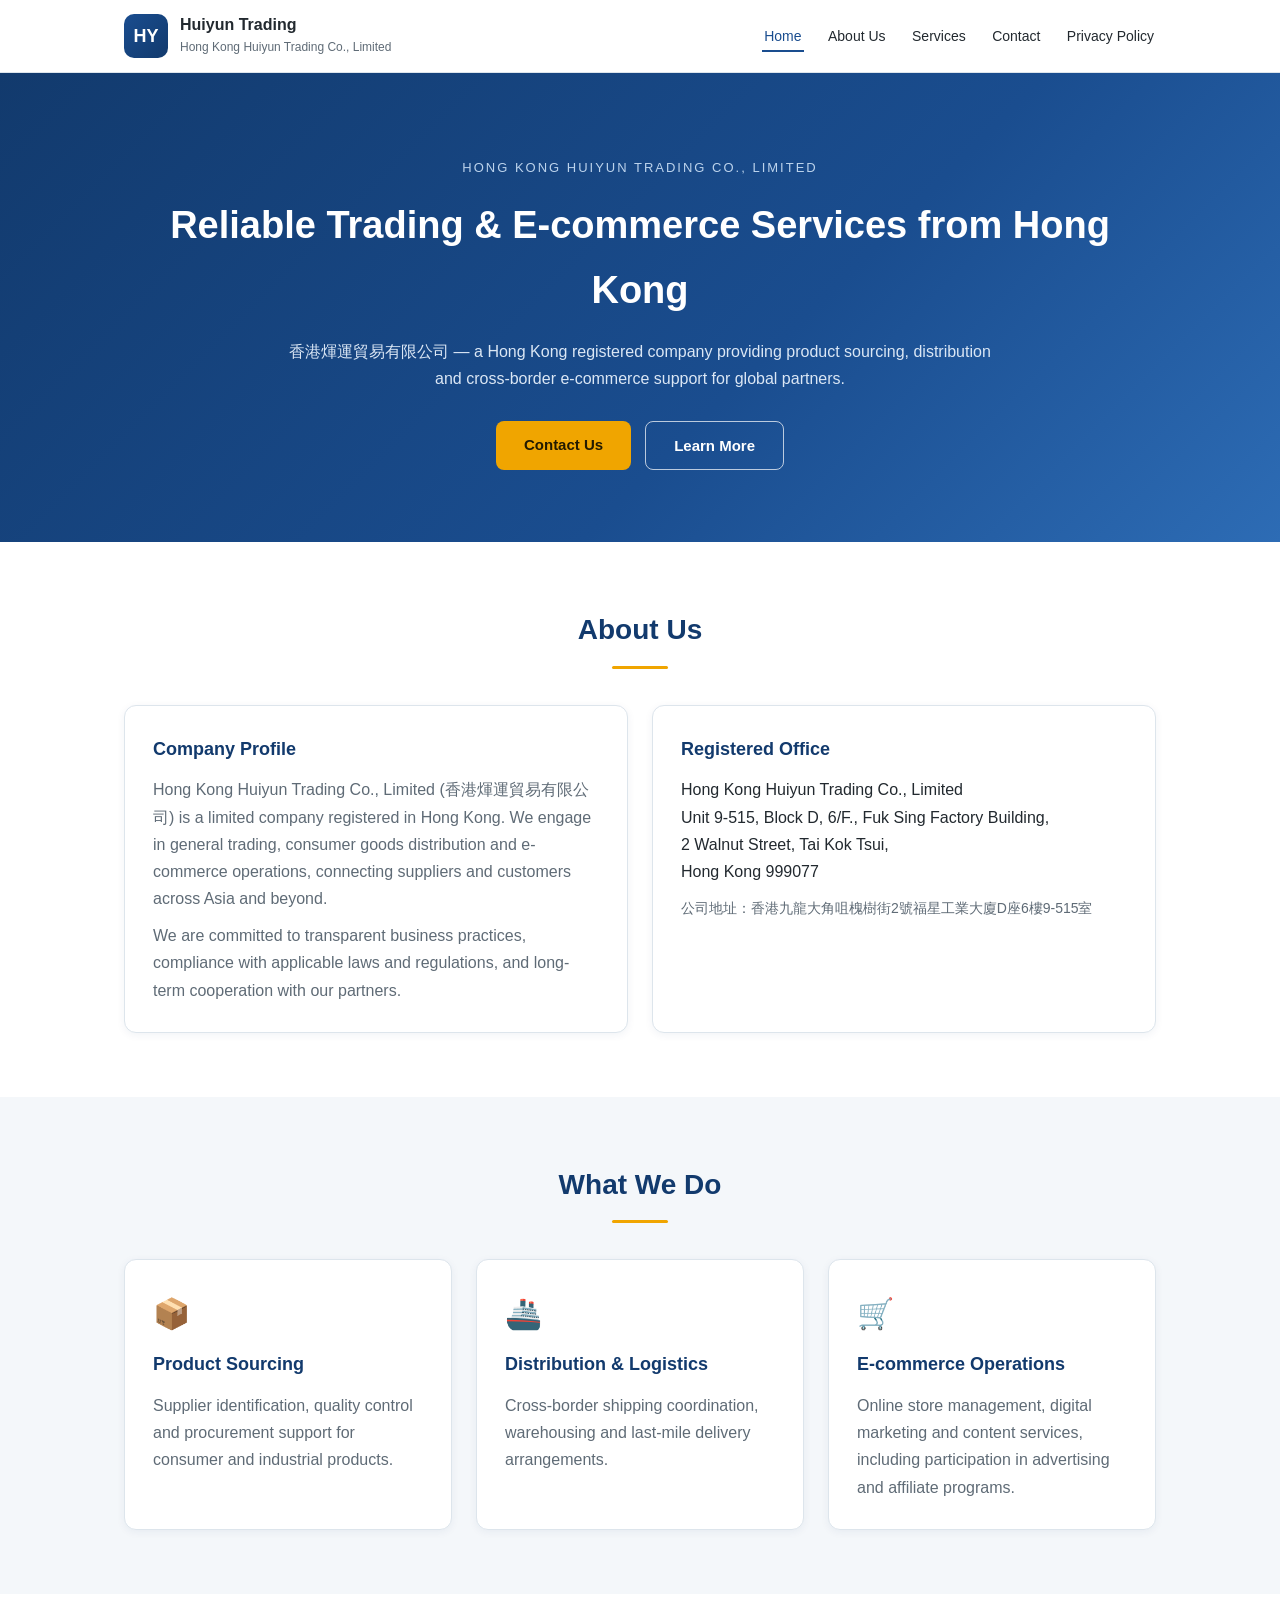
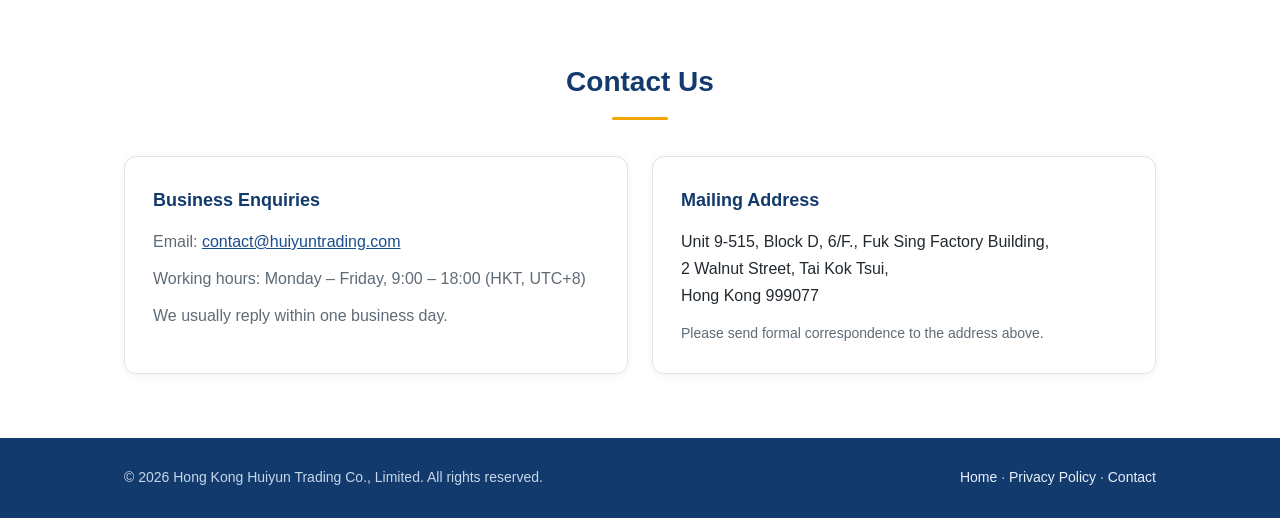
<file: index.html>
<!DOCTYPE html>
<html lang="zh-HK">
<head>
<meta charset="UTF-8">
<meta name="viewport" content="width=device-width, initial-scale=1.0">
<title>Hong Kong Huiyun Trading Co., Limited | 香港煇運貿易有限公司</title>
<meta name="description" content="Hong Kong Huiyun Trading Co., Limited is a trading company based in Tai Kok Tsui, Hong Kong, providing sourcing, distribution and e-commerce services.">
<link rel="stylesheet" href="style.css">
</head>
<body>

<header class="site-header">
  <div class="container header-inner">
    <div class="brand">
      <div class="logo">HY</div>
      <div class="brand-text">
        <strong>Huiyun Trading</strong>
        <span>Hong Kong Huiyun Trading Co., Limited</span>
      </div>
    </div>
    <nav class="nav">
      <a href="index.html" class="active">Home</a>
      <a href="index.html#about">About Us</a>
      <a href="index.html#services">Services</a>
      <a href="index.html#contact">Contact</a>
      <a href="privacy.html">Privacy Policy</a>
    </nav>
  </div>
</header>

<section class="hero">
  <div class="container">
    <p class="hero-kicker">Hong Kong Huiyun Trading Co., Limited</p>
    <h1>Reliable Trading &amp; E-commerce Services from Hong Kong</h1>
    <p class="hero-sub">香港煇運貿易有限公司 — a Hong Kong registered company providing product sourcing, distribution and cross-border e-commerce support for global partners.</p>
    <div class="hero-actions">
      <a href="#contact" class="btn btn-primary">Contact Us</a>
      <a href="#about" class="btn btn-outline">Learn More</a>
    </div>
  </div>
</section>

<section id="about" class="section">
  <div class="container">
    <h2 class="section-title">About Us</h2>
    <div class="grid-2">
      <div class="card">
        <h3>Company Profile</h3>
        <p>Hong Kong Huiyun Trading Co., Limited (香港煇運貿易有限公司) is a limited company registered in Hong Kong. We engage in general trading, consumer goods distribution and e-commerce operations, connecting suppliers and customers across Asia and beyond.</p>
        <p>We are committed to transparent business practices, compliance with applicable laws and regulations, and long-term cooperation with our partners.</p>
      </div>
      <div class="card">
        <h3>Registered Office</h3>
        <address>
          Hong Kong Huiyun Trading Co., Limited<br>
          Unit 9-515, Block D, 6/F., Fuk Sing Factory Building,<br>
          2 Walnut Street, Tai Kok Tsui,<br>
          Hong Kong 999077
        </address>
        <p class="muted">公司地址：香港九龍大角咀槐樹街2號福星工業大廈D座6樓9-515室</p>
      </div>
    </div>
  </div>
</section>

<section id="services" class="section section-alt">
  <div class="container">
    <h2 class="section-title">What We Do</h2>
    <div class="grid-3">
      <div class="card">
        <div class="icon">📦</div>
        <h3>Product Sourcing</h3>
        <p>Supplier identification, quality control and procurement support for consumer and industrial products.</p>
      </div>
      <div class="card">
        <div class="icon">🚢</div>
        <h3>Distribution &amp; Logistics</h3>
        <p>Cross-border shipping coordination, warehousing and last-mile delivery arrangements.</p>
      </div>
      <div class="card">
        <div class="icon">🛒</div>
        <h3>E-commerce Operations</h3>
        <p>Online store management, digital marketing and content services, including participation in advertising and affiliate programs.</p>
      </div>
    </div>
  </div>
</section>

<section id="contact" class="section">
  <div class="container">
    <h2 class="section-title">Contact Us</h2>
    <div class="grid-2">
      <div class="card">
        <h3>Business Enquiries</h3>
        <p>Email: <a href="mailto:contact@huiyuntrading.com">contact@huiyuntrading.com</a></p>
        <p>Working hours: Monday – Friday, 9:00 – 18:00 (HKT, UTC+8)</p>
        <p>We usually reply within one business day.</p>
      </div>
      <div class="card">
        <h3>Mailing Address</h3>
        <address>
          Unit 9-515, Block D, 6/F., Fuk Sing Factory Building,<br>
          2 Walnut Street, Tai Kok Tsui,<br>
          Hong Kong 999077
        </address>
        <p class="muted">Please send formal correspondence to the address above.</p>
      </div>
    </div>
  </div>
</section>

<footer class="site-footer">
  <div class="container footer-inner">
    <p>© 2026 Hong Kong Huiyun Trading Co., Limited. All rights reserved.</p>
    <nav>
      <a href="index.html">Home</a> ·
      <a href="privacy.html">Privacy Policy</a> ·
      <a href="#contact">Contact</a>
    </nav>
  </div>
</footer>

</body>
</html>
</file>
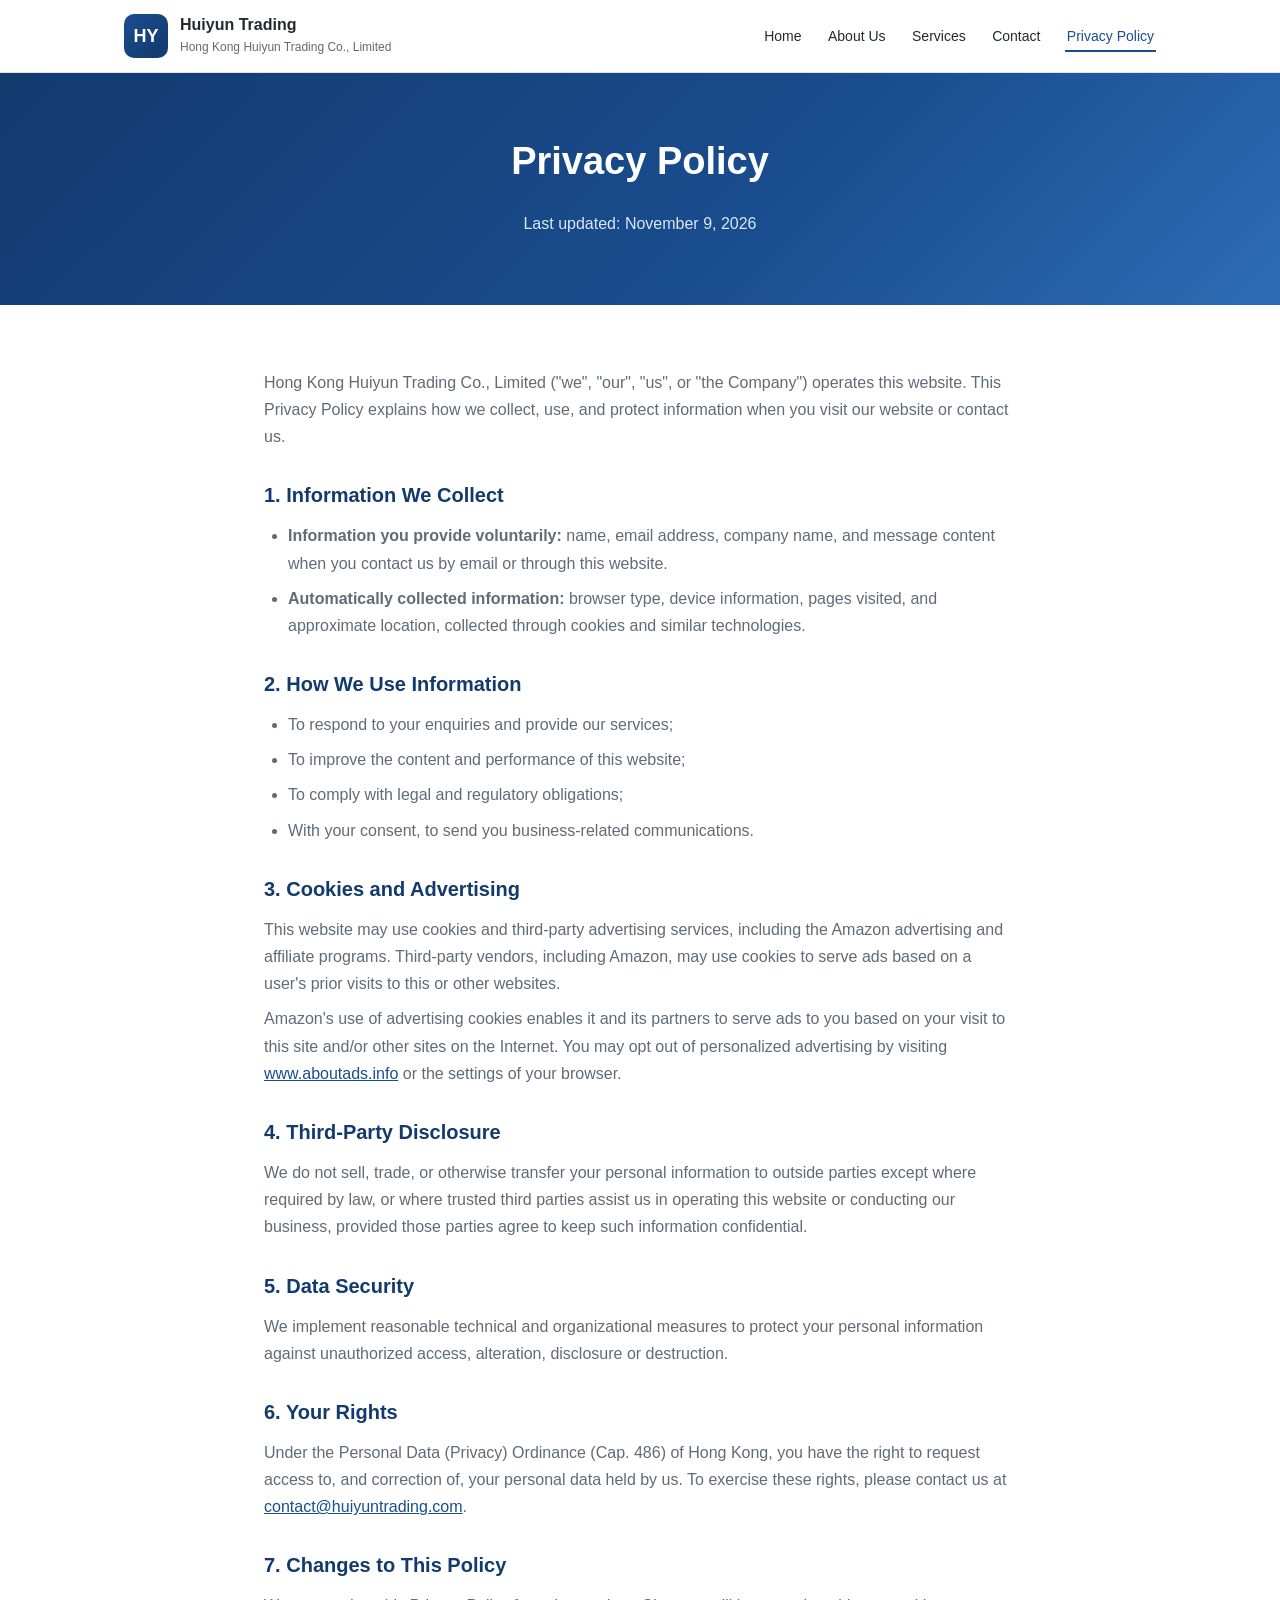
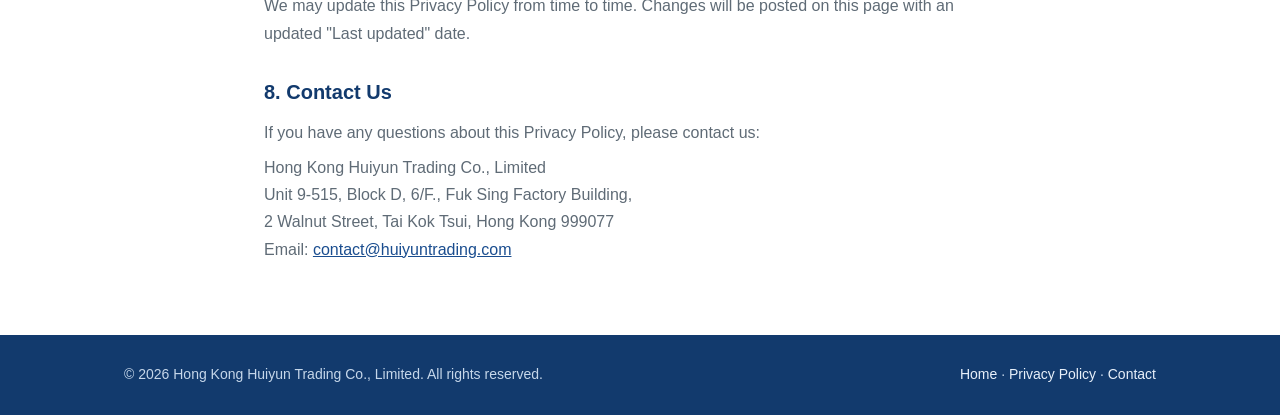
<file: privacy.html>
<!DOCTYPE html>
<html lang="zh-HK">
<head>
<meta charset="UTF-8">
<meta name="viewport" content="width=device-width, initial-scale=1.0">
<title>Privacy Policy | Hong Kong Huiyun Trading Co., Limited</title>
<meta name="description" content="Privacy Policy of Hong Kong Huiyun Trading Co., Limited.">
<link rel="stylesheet" href="style.css">
</head>
<body>

<header class="site-header">
  <div class="container header-inner">
    <div class="brand">
      <div class="logo">HY</div>
      <div class="brand-text">
        <strong>Huiyun Trading</strong>
        <span>Hong Kong Huiyun Trading Co., Limited</span>
      </div>
    </div>
    <nav class="nav">
      <a href="index.html">Home</a>
      <a href="index.html#about">About Us</a>
      <a href="index.html#services">Services</a>
      <a href="index.html#contact">Contact</a>
      <a href="privacy.html" class="active">Privacy Policy</a>
    </nav>
  </div>
</header>

<section class="hero hero-compact">
  <div class="container">
    <h1>Privacy Policy</h1>
    <p class="hero-sub">Last updated: November 9, 2026</p>
  </div>
</section>

<section class="section">
  <div class="container legal">
    <p>Hong Kong Huiyun Trading Co., Limited ("we", "our", "us", or "the Company") operates this website. This Privacy Policy explains how we collect, use, and protect information when you visit our website or contact us.</p>

    <h2>1. Information We Collect</h2>
    <ul>
      <li><strong>Information you provide voluntarily:</strong> name, email address, company name, and message content when you contact us by email or through this website.</li>
      <li><strong>Automatically collected information:</strong> browser type, device information, pages visited, and approximate location, collected through cookies and similar technologies.</li>
    </ul>

    <h2>2. How We Use Information</h2>
    <ul>
      <li>To respond to your enquiries and provide our services;</li>
      <li>To improve the content and performance of this website;</li>
      <li>To comply with legal and regulatory obligations;</li>
      <li>With your consent, to send you business-related communications.</li>
    </ul>

    <h2>3. Cookies and Advertising</h2>
    <p>This website may use cookies and third-party advertising services, including the Amazon advertising and affiliate programs. Third-party vendors, including Amazon, may use cookies to serve ads based on a user's prior visits to this or other websites.</p>
    <p>Amazon's use of advertising cookies enables it and its partners to serve ads to you based on your visit to this site and/or other sites on the Internet. You may opt out of personalized advertising by visiting <a href="https://www.aboutads.info" rel="noopener" target="_blank">www.aboutads.info</a> or the settings of your browser.</p>

    <h2>4. Third-Party Disclosure</h2>
    <p>We do not sell, trade, or otherwise transfer your personal information to outside parties except where required by law, or where trusted third parties assist us in operating this website or conducting our business, provided those parties agree to keep such information confidential.</p>

    <h2>5. Data Security</h2>
    <p>We implement reasonable technical and organizational measures to protect your personal information against unauthorized access, alteration, disclosure or destruction.</p>

    <h2>6. Your Rights</h2>
    <p>Under the Personal Data (Privacy) Ordinance (Cap. 486) of Hong Kong, you have the right to request access to, and correction of, your personal data held by us. To exercise these rights, please contact us at <a href="mailto:contact@huiyuntrading.com">contact@huiyuntrading.com</a>.</p>

    <h2>7. Changes to This Policy</h2>
    <p>We may update this Privacy Policy from time to time. Changes will be posted on this page with an updated "Last updated" date.</p>

    <h2>8. Contact Us</h2>
    <p>If you have any questions about this Privacy Policy, please contact us:</p>
    <p>
      Hong Kong Huiyun Trading Co., Limited<br>
      Unit 9-515, Block D, 6/F., Fuk Sing Factory Building,<br>
      2 Walnut Street, Tai Kok Tsui, Hong Kong 999077<br>
      Email: <a href="mailto:contact@huiyuntrading.com">contact@huiyuntrading.com</a>
    </p>
  </div>
</section>

<footer class="site-footer">
  <div class="container footer-inner">
    <p>© 2026 Hong Kong Huiyun Trading Co., Limited. All rights reserved.</p>
    <nav>
      <a href="index.html">Home</a> ·
      <a href="privacy.html">Privacy Policy</a> ·
      <a href="index.html#contact">Contact</a>
    </nav>
  </div>
</footer>

</body>
</html>
</file>
<file: style.css>
:root {
  --primary: #1a4d8f;
  --primary-dark: #123a6d;
  --accent: #f0a500;
  --text: #22292f;
  --muted: #5f6b76;
  --bg: #ffffff;
  --bg-alt: #f4f7fa;
  --border: #dde5ec;
}

* { margin: 0; padding: 0; box-sizing: border-box; }

body {
  font-family: "Segoe UI", "PingFang HK", "Microsoft JhengHei", Arial, sans-serif;
  color: var(--text);
  background: var(--bg);
  line-height: 1.7;
}

.container { max-width: 1080px; margin: 0 auto; padding: 0 24px; }

/* Header */
.site-header {
  background: #fff;
  border-bottom: 1px solid var(--border);
  position: sticky;
  top: 0;
  z-index: 10;
}
.header-inner {
  display: flex;
  align-items: center;
  justify-content: space-between;
  flex-wrap: wrap;
  padding: 14px 24px;
  gap: 12px;
}
.brand { display: flex; align-items: center; gap: 12px; }
.logo {
  width: 44px; height: 44px;
  background: linear-gradient(135deg, var(--primary), var(--primary-dark));
  color: #fff;
  border-radius: 10px;
  display: flex; align-items: center; justify-content: center;
  font-weight: 700; font-size: 18px;
}
.brand-text { line-height: 1.3; }
.brand-text strong { display: block; font-size: 16px; }
.brand-text span { font-size: 12px; color: var(--muted); }

.nav a {
  color: var(--text);
  text-decoration: none;
  font-size: 14px;
  margin-left: 18px;
  padding: 6px 2px;
  border-bottom: 2px solid transparent;
}
.nav a:hover, .nav a.active { color: var(--primary); border-bottom-color: var(--primary); }

/* Hero */
.hero {
  background: linear-gradient(135deg, var(--primary-dark) 0%, var(--primary) 60%, #2d6cb5 100%);
  color: #fff;
  padding: 84px 0 72px;
  text-align: center;
}
.hero-compact { padding: 56px 0 40px; }
.hero-kicker {
  text-transform: uppercase;
  letter-spacing: 2px;
  font-size: 13px;
  color: #bcd3ec;
  margin-bottom: 14px;
}
.hero h1 { font-size: 38px; margin-bottom: 16px; }
.hero-sub { max-width: 720px; margin: 0 auto 28px; color: #dbe7f5; font-size: 16px; }
.hero-actions { display: flex; gap: 14px; justify-content: center; flex-wrap: wrap; }

.btn {
  display: inline-block;
  padding: 11px 28px;
  border-radius: 8px;
  text-decoration: none;
  font-weight: 600;
  font-size: 15px;
  transition: all .2s ease;
}
.btn-primary { background: var(--accent); color: #231a00; }
.btn-primary:hover { background: #ffb822; }
.btn-outline { border: 1.5px solid rgba(255,255,255,.7); color: #fff; }
.btn-outline:hover { background: rgba(255,255,255,.12); }

/* Sections */
.section { padding: 64px 0; }
.section-alt { background: var(--bg-alt); }
.section-title {
  font-size: 28px;
  text-align: center;
  margin-bottom: 36px;
  color: var(--primary-dark);
}
.section-title::after {
  content: "";
  display: block;
  width: 56px; height: 3px;
  background: var(--accent);
  margin: 12px auto 0;
  border-radius: 2px;
}

.grid-2 { display: grid; grid-template-columns: repeat(auto-fit, minmax(320px, 1fr)); gap: 24px; }
.grid-3 { display: grid; grid-template-columns: repeat(auto-fit, minmax(260px, 1fr)); gap: 24px; }

.card {
  background: #fff;
  border: 1px solid var(--border);
  border-radius: 12px;
  padding: 28px;
  box-shadow: 0 2px 8px rgba(18,58,109,.06);
}
.card h3 { color: var(--primary-dark); margin-bottom: 12px; font-size: 18px; }
.card p { color: var(--muted); margin-bottom: 10px; }
.card p:last-child { margin-bottom: 0; }
.icon { font-size: 30px; margin-bottom: 10px; }

address { font-style: normal; color: var(--text); margin-bottom: 12px; }
.muted { color: var(--muted); font-size: 14px; }

a { color: var(--primary); }

/* Legal pages */
.legal { max-width: 800px; }
.legal h2 { color: var(--primary-dark); font-size: 20px; margin: 28px 0 10px; }
.legal p, .legal li { color: var(--muted); margin-bottom: 8px; }
.legal ul { margin: 0 0 12px 24px; }

/* Footer */
.site-footer {
  background: var(--primary-dark);
  color: #c6d7ea;
  padding: 28px 0;
  font-size: 14px;
}
.footer-inner {
  display: flex;
  justify-content: space-between;
  align-items: center;
  flex-wrap: wrap;
  gap: 10px;
}
.site-footer a { color: #e8f0fa; text-decoration: none; }
.site-footer a:hover { text-decoration: underline; }

@media (max-width: 640px) {
  .hero h1 { font-size: 28px; }
  .nav { width: 100%; }
  .nav a { margin-left: 0; margin-right: 14px; }
}
</file>
